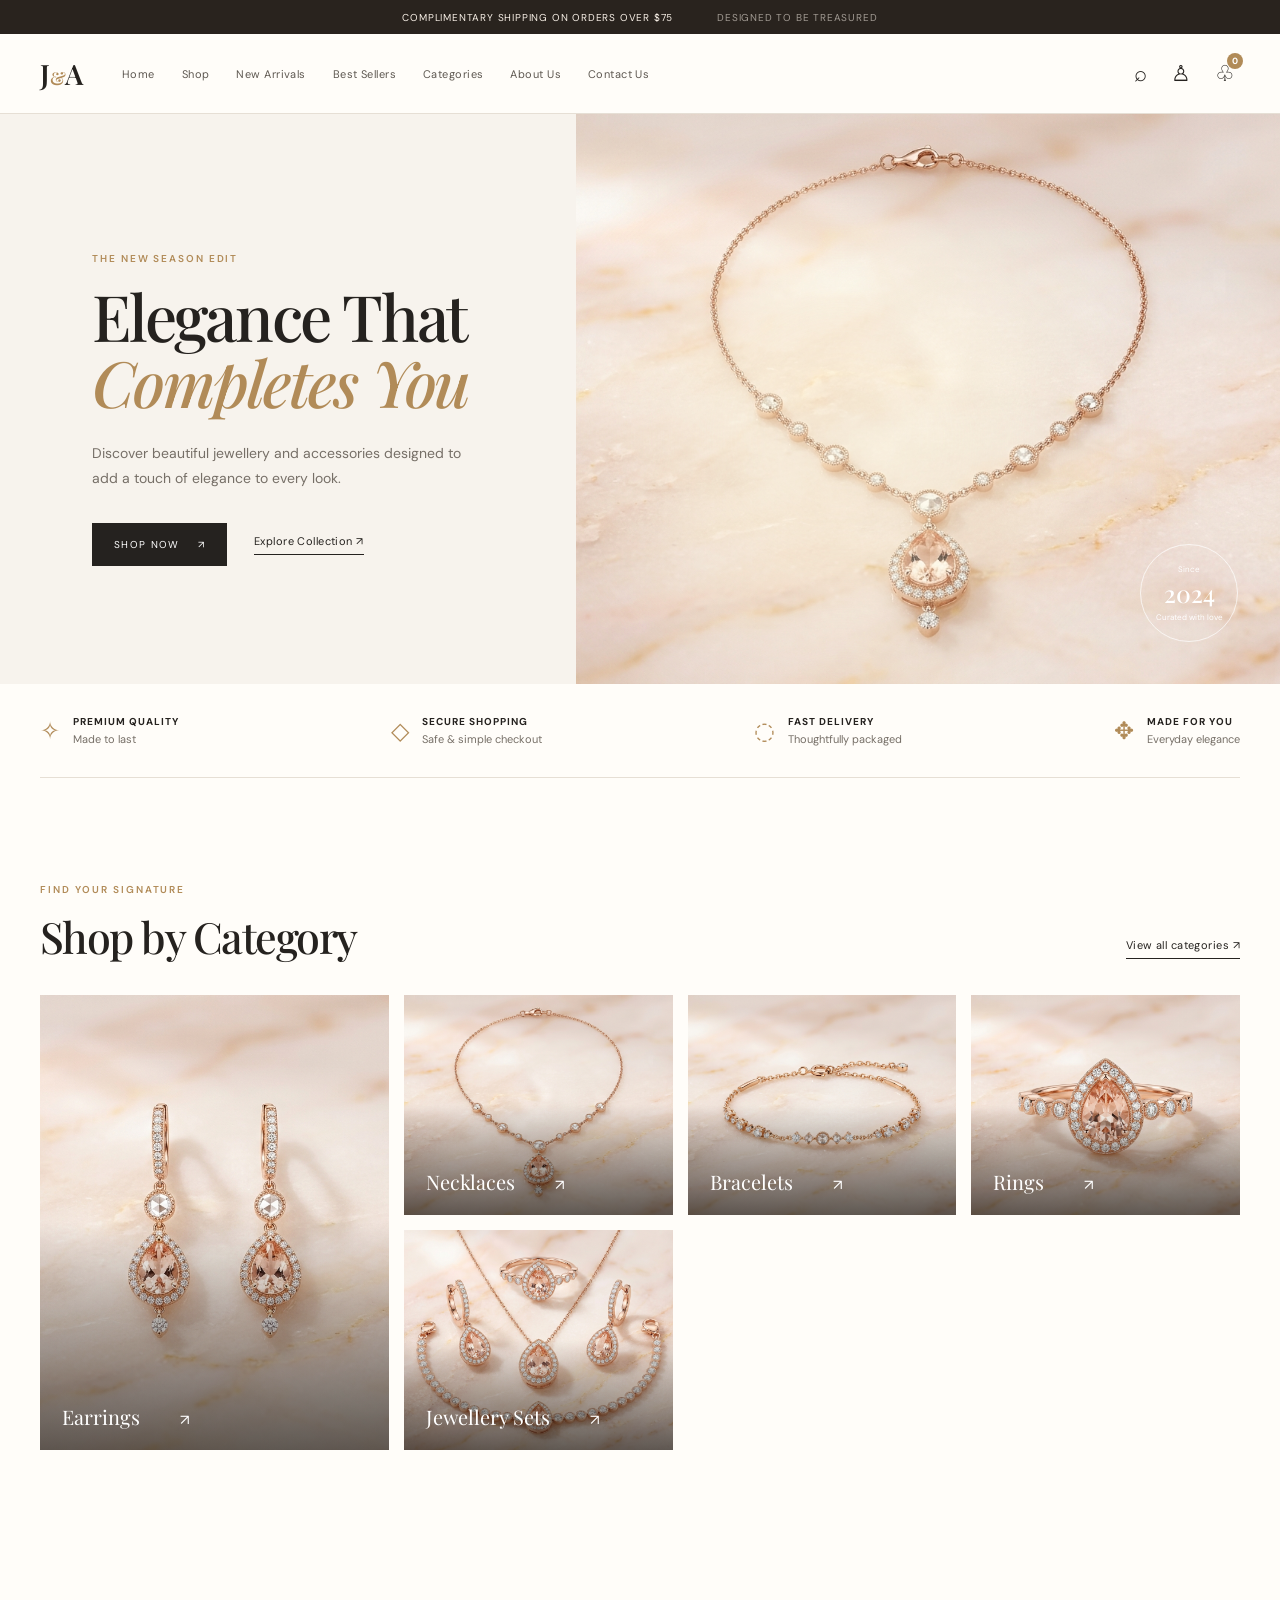
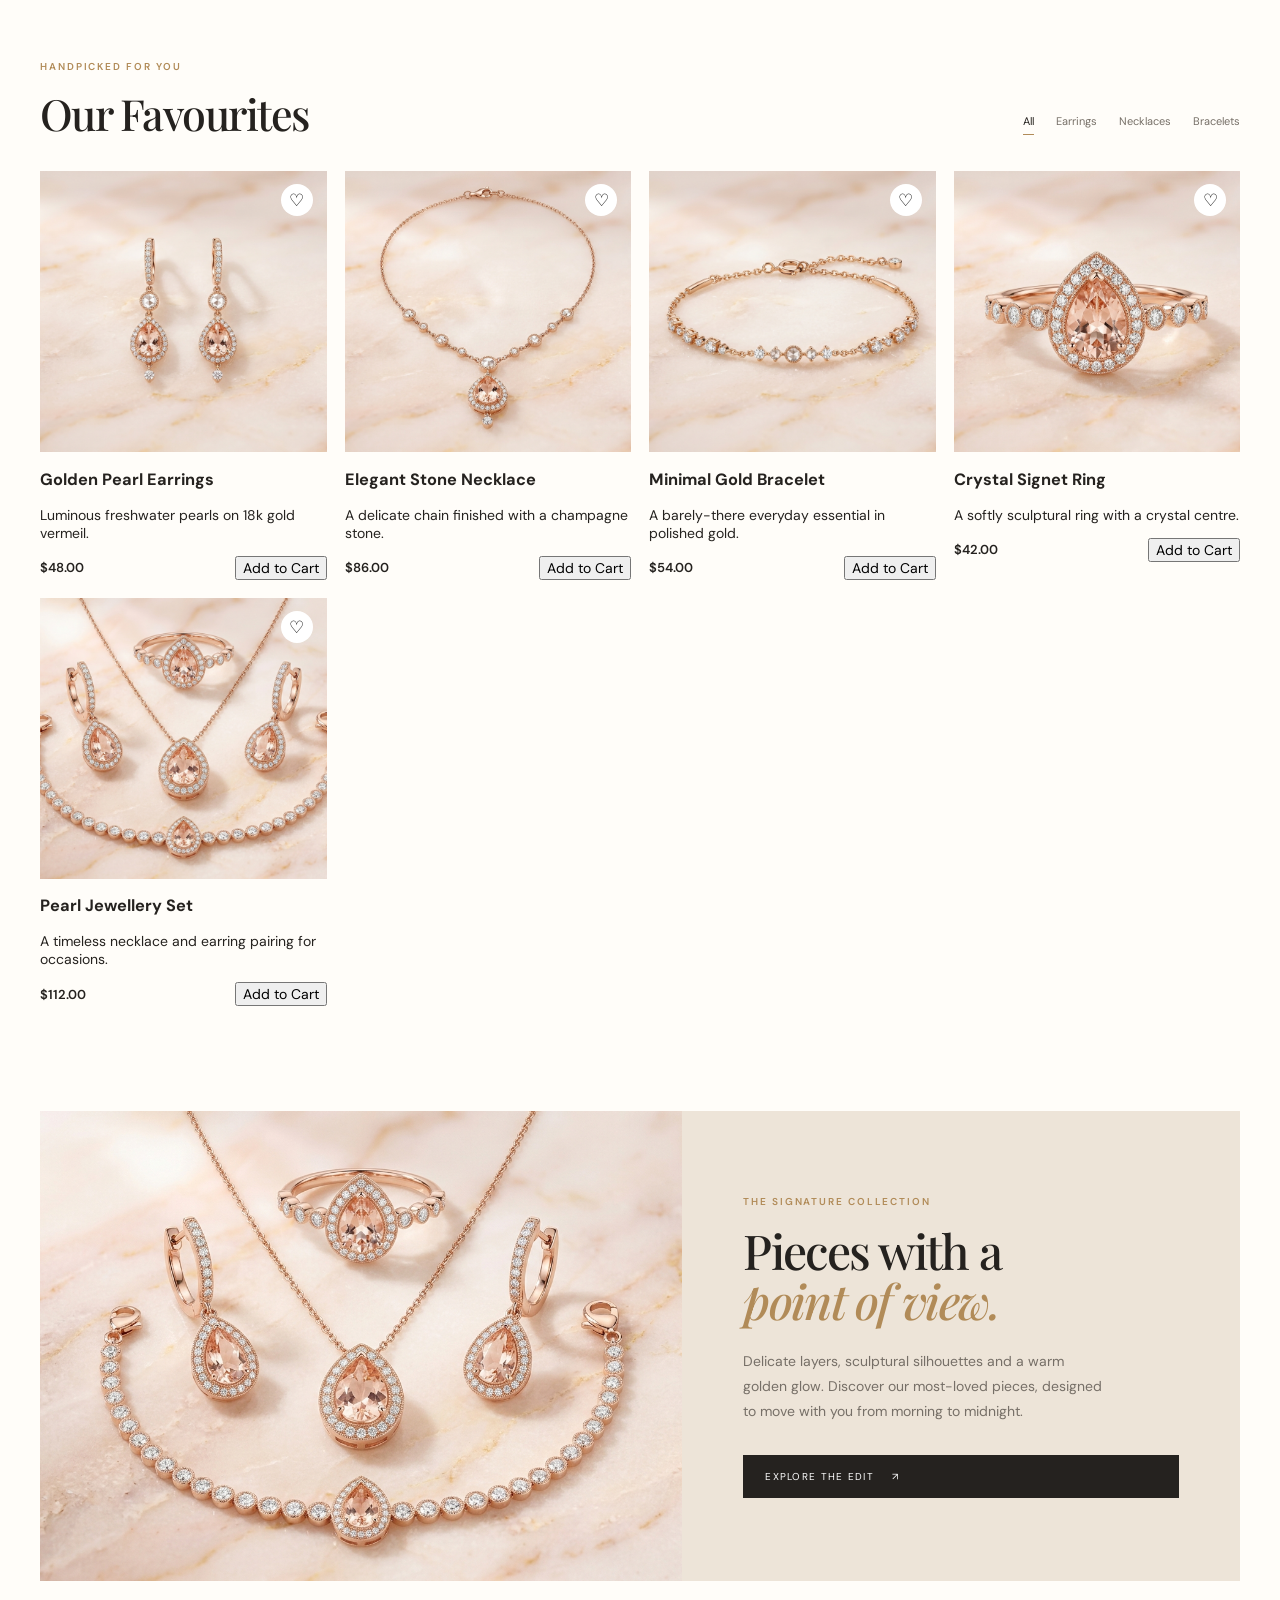
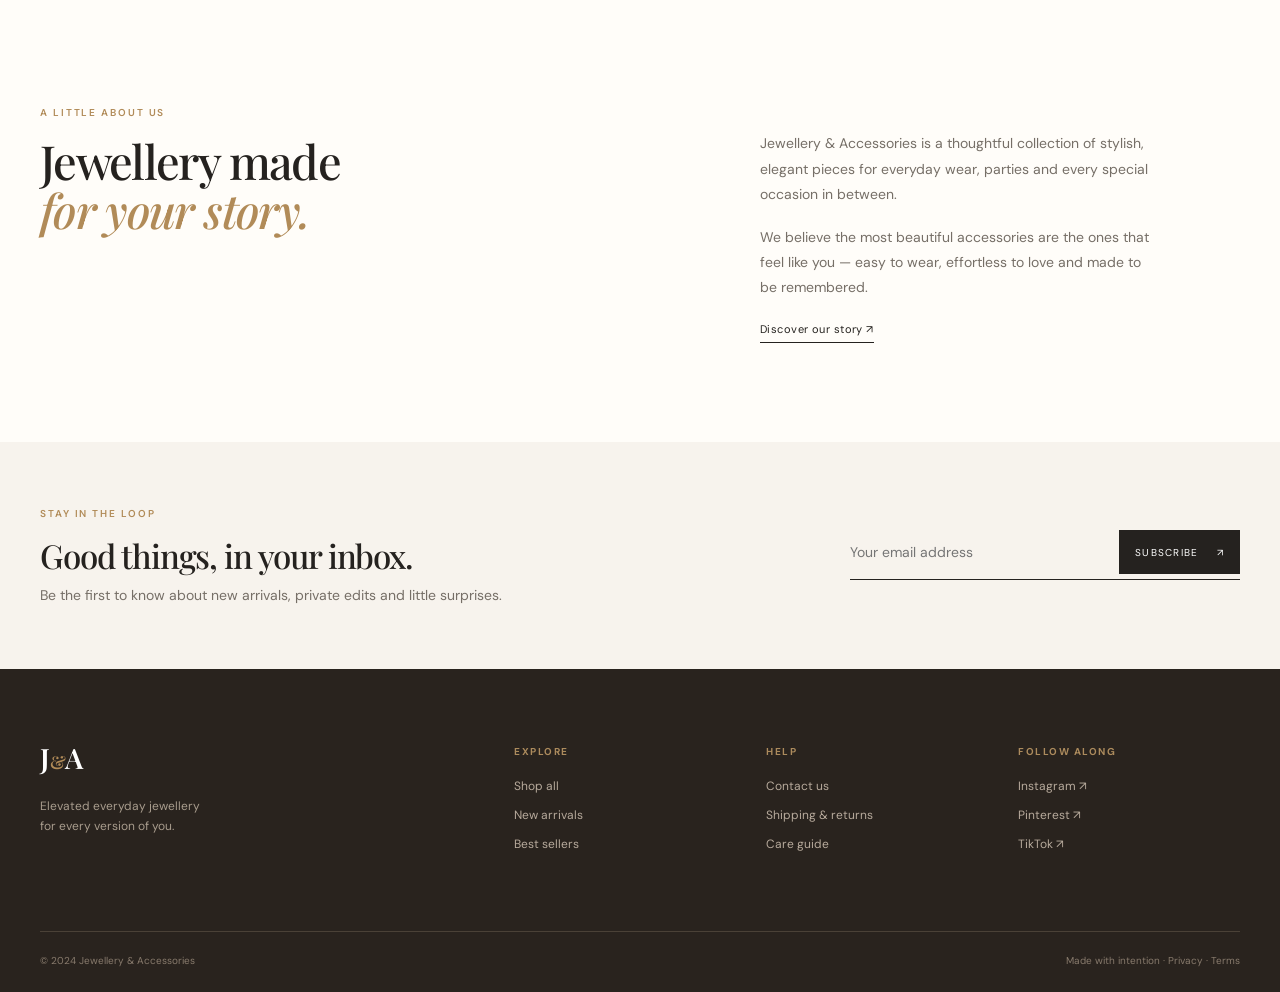
<file: index.html>
<!doctype html>
<html lang="en">
<head>
  <meta charset="UTF-8" />
  <meta name="viewport" content="width=device-width, initial-scale=1.0" />
  <meta name="description" content="Jewellery and Accessories — timeless pieces for your everyday elegance." />
  <title>Jewellery & Accessories | Elegance That Completes You</title>
  <link rel="preconnect" href="https://fonts.googleapis.com">
  <link rel="preconnect" href="https://fonts.gstatic.com" crossorigin>
  <link href="https://fonts.googleapis.com/css2?family=DM+Sans:wght@400;500;600;700&family=Playfair+Display:wght@500;600;700&display=swap" rel="stylesheet">
  <link rel="stylesheet" href="styles.css" />
</head>
<body>
  <div class="announcement"><span>Complimentary shipping on orders over $75</span><span class="announcement-note">Designed to be treasured</span></div>
  <header class="site-header" id="home">
    <div class="header-main">
      <button class="icon-btn menu-toggle" aria-label="Open menu">☰</button>
      <a href="#home" class="logo">J<span>&</span>A</a>
      <nav class="desktop-nav" aria-label="Main navigation">
        <a href="#home">Home</a><a href="#shop">Shop</a><a href="#new-arrivals">New Arrivals</a><a href="#best-sellers">Best Sellers</a><a href="#categories">Categories</a><a href="#about">About Us</a><a href="#contact">Contact Us</a>
      </nav>
      <div class="header-actions"><button class="icon-btn search-toggle" aria-label="Search">⌕</button><button class="icon-btn" aria-label="Account">♙</button><button class="icon-btn bag-btn" aria-label="Shopping bag">♧<b class="bag-count">0</b></button></div>
    </div>
    <div class="mobile-nav"><a href="#home">Home</a><a href="#shop">Shop</a><a href="#new-arrivals">New Arrivals</a><a href="#best-sellers">Best Sellers</a><a href="#categories">Categories</a><a href="#about">About Us</a><a href="#contact">Contact Us</a></div>
    <div class="search-panel"><input id="searchInput" type="search" placeholder="Search jewellery, collections..." aria-label="Search products"><span>Press Enter to search</span></div>
  </header>
  <main>
    <section class="hero"><div class="hero-copy"><p class="eyebrow">The new season edit</p><h1>Elegance That<br><em>Completes You</em></h1><p class="hero-subtitle">Discover beautiful jewellery and accessories designed to add a touch of elegance to every look.</p><div class="hero-actions"><a class="btn btn-dark" href="#shop">Shop Now <span>↗</span></a><a class="text-link" href="#featured">Explore Collection <span>↗</span></a></div></div><div class="hero-art"><div class="hero-glow"></div><img src="images/necklace-1.jpg" alt="Gold necklace and jewellery on a cream background"><div class="hero-stamp"><span>Since</span><strong>2024</strong><span>Curated with love</span></div></div></section>
    <section class="trust-bar"><div><strong>✧</strong><span><b>Premium Quality</b><small>Made to last</small></span></div><div><strong>◇</strong><span><b>Secure Shopping</b><small>Safe & simple checkout</small></span></div><div><strong>◌</strong><span><b>Fast Delivery</b><small>Thoughtfully packaged</small></span></div><div><strong>✥</strong><span><b>Made for You</b><small>Everyday elegance</small></span></div></section>
    <section class="section" id="categories"><div class="section-heading"><div><p class="eyebrow">Find your signature</p><h2>Shop by Category</h2></div><a class="text-link" href="#shop">View all categories ↗</a></div><div class="category-grid"><a class="category-card tall" href="#shop" data-filter="Earrings"><img src="images/earrings-1.jpg" alt="Earrings"><span>Earrings <i>↗</i></span></a><a class="category-card" href="#shop" data-filter="Necklaces"><img src="images/necklace-1.jpg" alt="Necklaces"><span>Necklaces <i>↗</i></span></a><a class="category-card" href="#shop" data-filter="Bracelets"><img src="images/bracelet-1.jpg" alt="Bracelets"><span>Bracelets <i>↗</i></span></a><a class="category-card" href="#shop" data-filter="Rings"><img src="images/rings-1.jpg" alt="Rings"><span>Rings <i>↗</i></span></a><a class="category-card" href="#shop" data-filter="Sets"><img src="images/jewellery-set-1.jpg" alt="Jewellery sets"><span>Jewellery Sets <i>↗</i></span></a></div></section>
    <section class="section product-section" id="shop"><div class="section-heading"><div><p class="eyebrow">Handpicked for you</p><h2>Our Favourites</h2></div><div class="filter-tabs"><button class="active" data-filter="All">All</button><button data-filter="Earrings">Earrings</button><button data-filter="Necklaces">Necklaces</button><button data-filter="Bracelets">Bracelets</button></div></div><div class="product-grid" id="productGrid"></div></section>
    <section class="feature-banner" id="featured"><div class="feature-image"><img src="images/jewellery-set-1.jpg" alt="Delicate gold jewellery collection"></div><div class="feature-copy"><p class="eyebrow">The signature collection</p><h2>Pieces with a<br><em>point of view.</em></h2><p>Delicate layers, sculptural silhouettes and a warm golden glow. Discover our most-loved pieces, designed to move with you from morning to midnight.</p><a class="btn btn-dark" href="#shop">Explore the edit <span>↗</span></a></div></section>
    <section class="section about-section" id="about"><div><p class="eyebrow">A little about us</p><h2>Jewellery made<br><em>for your story.</em></h2></div><div class="about-copy"><p>Jewellery & Accessories is a thoughtful collection of stylish, elegant pieces for everyday wear, parties and every special occasion in between.</p><p>We believe the most beautiful accessories are the ones that feel like you — easy to wear, effortless to love and made to be remembered.</p><a class="text-link" href="#contact">Discover our story ↗</a></div></section>
    <section class="newsletter" id="contact"><div><p class="eyebrow">Stay in the loop</p><h2>Good things, in your inbox.</h2><p>Be the first to know about new arrivals, private edits and little surprises.</p></div><form id="newsletterForm"><input required type="email" placeholder="Your email address" aria-label="Email address"><button class="btn btn-dark" type="submit">Subscribe <span>↗</span></button></form></section>
  </main>
  <footer><div class="footer-brand"><a class="logo" href="#home">J<span>&</span>A</a><p>Elevated everyday jewellery<br>for every version of you.</p></div><div><h4>Explore</h4><a href="#shop">Shop all</a><a href="#new-arrivals">New arrivals</a><a href="#best-sellers">Best sellers</a></div><div><h4>Help</h4><a href="#contact">Contact us</a><a href="#">Shipping & returns</a><a href="#">Care guide</a></div><div><h4>Follow along</h4><a href="#">Instagram ↗</a><a href="#">Pinterest ↗</a><a href="#">TikTok ↗</a></div><div class="footer-bottom">© 2024 Jewellery & Accessories <span>Made with intention · Privacy · Terms</span></div></footer>
  <div class="toast" id="toast"></div>
  <script src="script.js"></script>
</body>
</html>
</file>
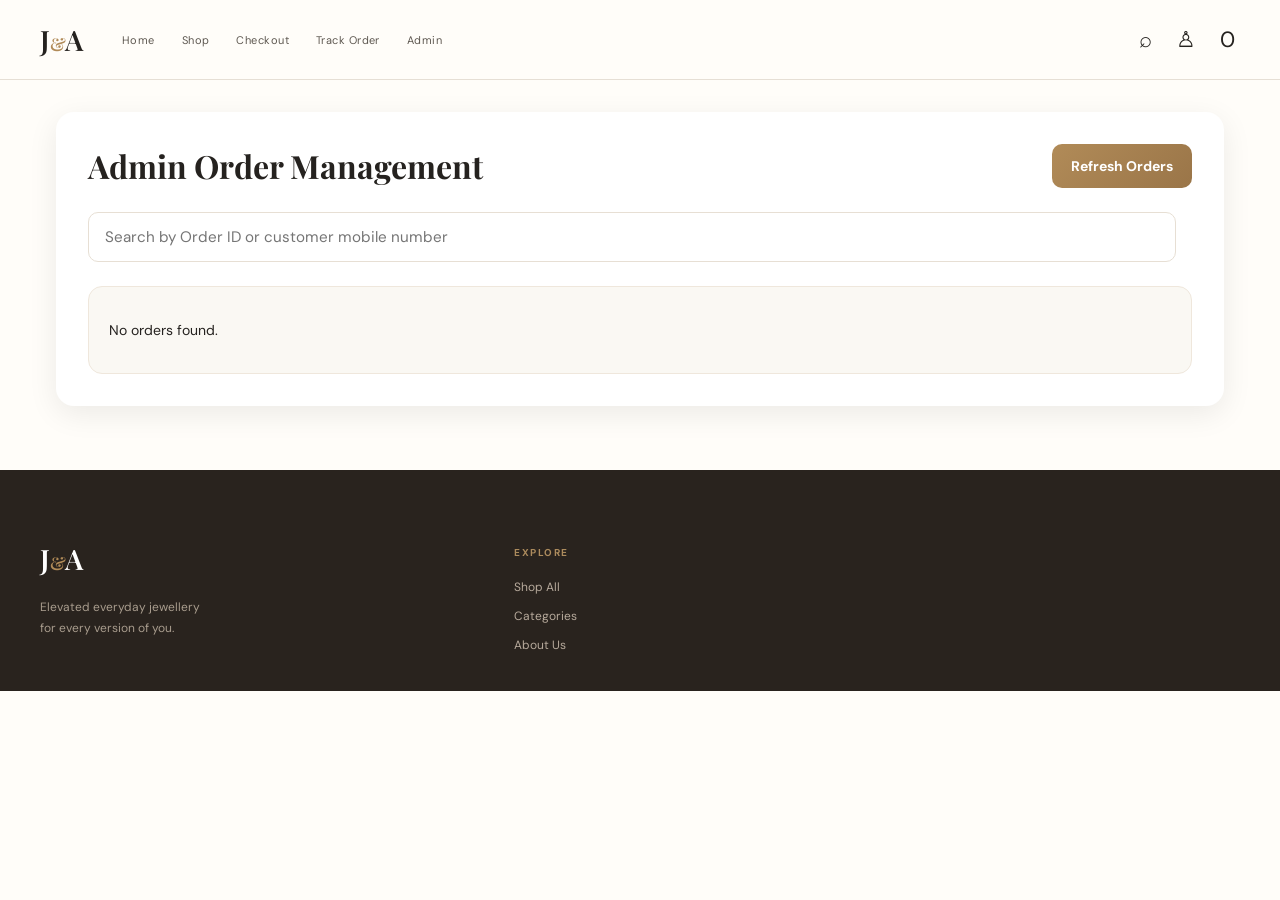
<file: admin.html>
<!DOCTYPE html>
<html lang="en">
<head>
  <meta charset="UTF-8" />
  <meta name="viewport" content="width=device-width, initial-scale=1.0" />
  <meta name="description" content="Admin order management for Jewellery and Accessories" />
  <title>Admin Orders | Jewellery & Accessories</title>
  <link rel="preconnect" href="https://fonts.googleapis.com">
  <link rel="preconnect" href="https://fonts.gstatic.com" crossorigin>
  <link href="https://fonts.googleapis.com/css2?family=DM+Sans:wght@400;500;600;700&family=Playfair+Display:wght@500;600;700&display=swap" rel="stylesheet">
  <link rel="stylesheet" href="styles.css" />
  <style>
    .admin-page { max-width: 1200px; margin: 2rem auto 4rem; padding: 0 1rem; }
    .admin-panel { background: #fff; border-radius: 18px; box-shadow: 0 8px 30px rgba(0,0,0,0.08); padding: 2rem; }
    .admin-header { display: flex; justify-content: space-between; align-items: center; gap: 1rem; margin-bottom: 1.5rem; flex-wrap: wrap; }
    .admin-header h1 { font-family: 'Playfair Display', serif; font-size: 2rem; margin: 0; }
    .admin-toolbar { display: grid; grid-template-columns: 1fr auto; gap: 1rem; align-items: center; margin-bottom: 1.5rem; }
    .admin-search { display: flex; gap: 0.75rem; align-items: center; width: 100%; }
    .admin-search input { width: 100%; border: 1px solid #e7dfd4; border-radius: 10px; padding: 0.9rem 1rem; font-size: 0.95rem; }
    .btn-admin-refresh, .btn-admin-status { border: none; border-radius: 10px; padding: 0.8rem 1.2rem; font-family: 'DM Sans', sans-serif; font-weight: 700; cursor: pointer; background: linear-gradient(135deg, #b18b58 0%, #9a7548 100%); color: white; }
    .admin-order-list { display: grid; gap: 1rem; }
    .admin-order-card { background: #faf8f3; border: 1px solid #efe7dc; border-radius: 14px; padding: 1.25rem; }
    .admin-order-header { display: flex; justify-content: space-between; gap: 1rem; align-items: flex-start; margin-bottom: 1rem; flex-wrap: wrap; }
    .admin-order-header h3 { margin: 0 0 0.3rem; font-size: 1.2rem; }
    .admin-order-header p { margin: 0; color: #666; }
    .admin-order-meta { display: flex; gap: 0.5rem; flex-wrap: wrap; justify-content: flex-end; }
    .admin-order-meta span { background: #f0e5d2; color: #735b29; border-radius: 999px; padding: 0.35rem 0.75rem; font-size: 0.8rem; font-weight: 600; }
    .admin-order-body { display: grid; grid-template-columns: 1.2fr 0.8fr; gap: 1rem; align-items: end; }
    .admin-order-details { display: grid; gap: 0.45rem; color: #444; }
    .admin-order-details p { margin: 0; line-height: 1.5; }
    .admin-order-actions { display: grid; gap: 0.75rem; }
    .admin-select, .admin-charge-input { width: 100%; border: 1px solid #e7dfd4; border-radius: 10px; padding: 0.8rem 0.9rem; font-size: 0.9rem; font-family: 'DM Sans', sans-serif; }
    .admin-charge-row { display: grid; grid-template-columns: 1fr auto; gap: 0.5rem; align-items: center; }
    .admin-msg { padding: 0.9rem 1rem; background: #ecfdf5; color: #166534; border: 1px solid #a7f3d0; border-radius: 10px; display: none; margin-top: 1rem; font-weight: 600; }
    @media (max-width: 760px) { .admin-toolbar, .admin-order-body { grid-template-columns: 1fr; } .admin-order-header { flex-direction: column; } }
  </style>
</head>
<body>
  <header class="site-header" id="home">
    <div class="header-main">
      <button class="icon-btn menu-toggle" aria-label="Open menu">☰</button>
      <a href="index.html" class="logo">J<span>&</span>A</a>
      <nav class="desktop-nav" aria-label="Main navigation">
        <a href="index.html">Home</a>
        <a href="index.html#shop">Shop</a>
        <a href="checkout.html">Checkout</a>
        <a href="tracking.html">Track Order</a>
        <a href="admin.html">Admin</a>
      </nav>
      <div class="header-actions">
        <button class="icon-btn search-toggle" aria-label="Search">⌕</button>
        <button class="icon-btn" aria-label="Account">♙</button>
        <a href="checkout.html" class="icon-btn bag-btn" aria-label="Cart"><span class="cart-count">0</span></a>
      </div>
    </div>
    <div class="mobile-nav">
      <a href="index.html">Home</a>
      <a href="index.html#shop">Shop</a>
      <a href="checkout.html">Checkout</a>
      <a href="tracking.html">Track Order</a>
      <a href="admin.html">Admin</a>
    </div>
  </header>

  <main class="admin-page">
    <section class="admin-panel">
      <div class="admin-header">
        <h1>Admin Order Management</h1>
        <button type="button" class="btn-admin-refresh" id="refreshOrdersBtn">Refresh Orders</button>
      </div>

      <div class="admin-toolbar">
        <div class="admin-search">
          <input id="adminSearchInput" type="search" placeholder="Search by Order ID or customer mobile number" />
        </div>
      </div>

      <div id="adminOrderList" class="admin-order-list"></div>
      <div id="adminMsg" class="admin-msg"></div>
    </section>
  </main>

  <footer>
    <div class="footer-brand">
      <a class="logo" href="index.html">J<span>&</span>A</a>
      <p>Elevated everyday jewellery<br>for every version of you.</p>
    </div>
    <div>
      <h4>Explore</h4>
      <a href="index.html#shop">Shop All</a>
      <a href="index.html#categories">Categories</a>
      <a href="index.html#about">About Us</a>
    </div>
  </footer>

  <script src="script.js"></script>
  <script src="admin.js"></script>
</body>
</html>
</file>
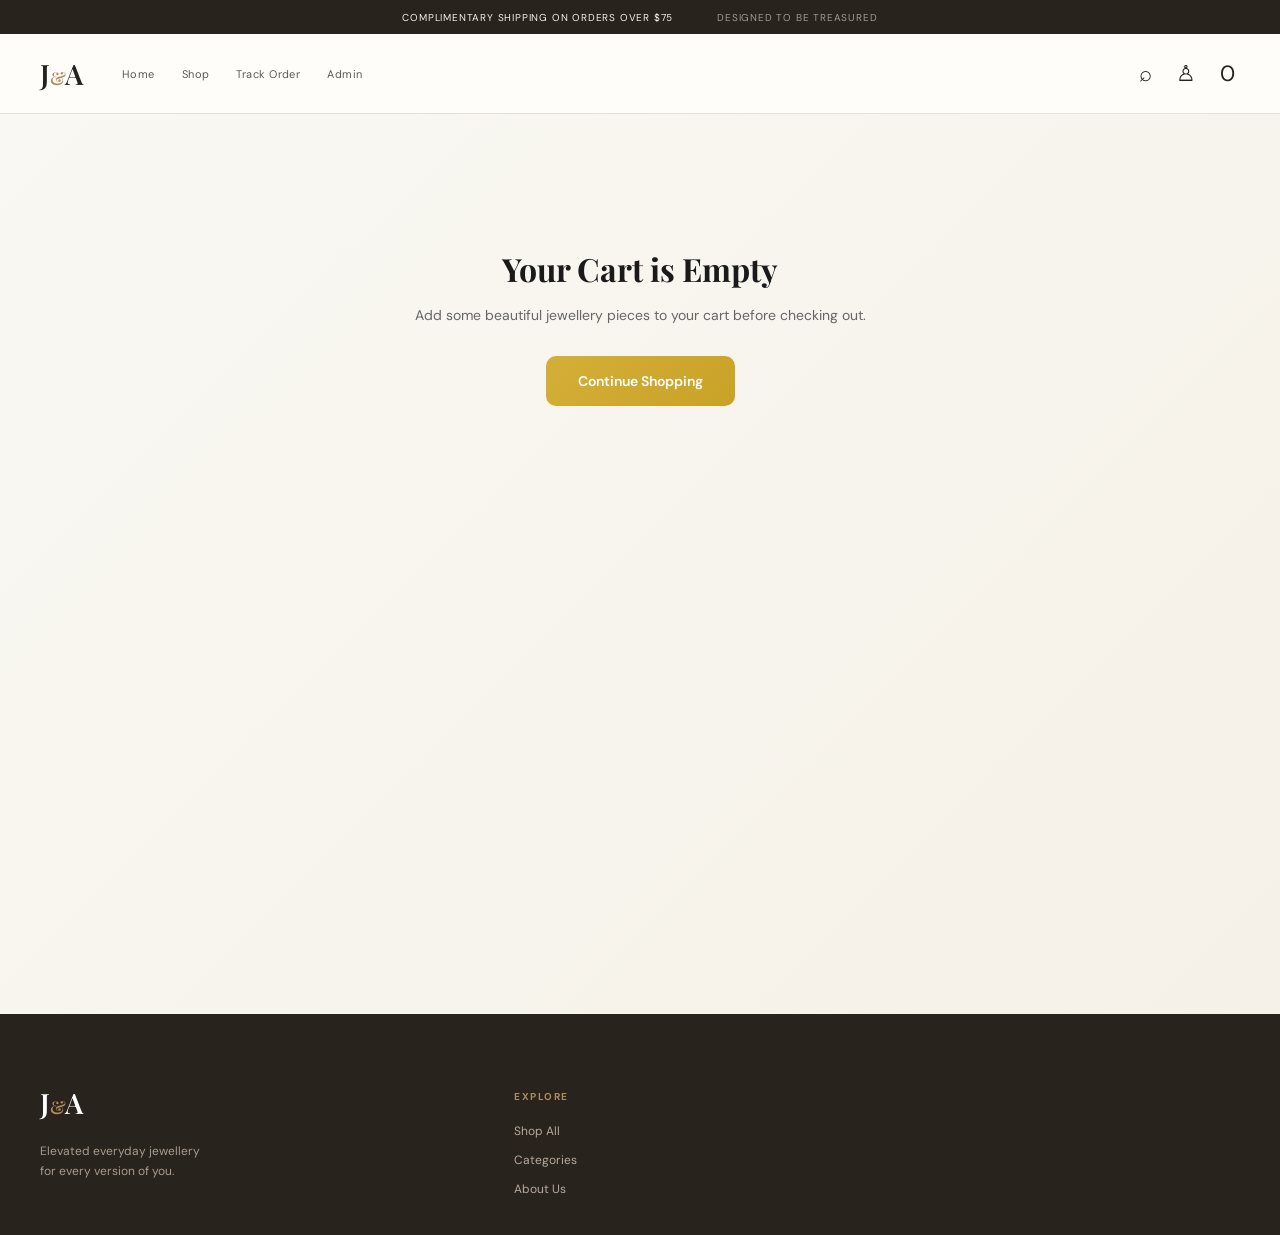
<file: checkout.html>
<!DOCTYPE html>
<html lang="en">
<head>
  <meta charset="UTF-8">
  <meta name="viewport" content="width=device-width, initial-scale=1.0">
  <meta name="description" content="Checkout - Jewellery and Accessories">
  <title>Checkout | Jewellery & Accessories</title>
  <link rel="preconnect" href="https://fonts.googleapis.com">
  <link rel="preconnect" href="https://fonts.gstatic.com" crossorigin>
  <link href="https://fonts.googleapis.com/css2?family=DM+Sans:wght@400;500;600;700&family=Playfair+Display:wght@500;600;700&display=swap" rel="stylesheet">
  <link rel="stylesheet" href="styles.css">
  <link rel="stylesheet" href="checkout.css">
</head>
<body>
  <div class="announcement"><span>Complimentary shipping on orders over $75</span><span class="announcement-note">Designed to be treasured</span></div>
  
  <header class="site-header">
    <div class="header-main">
      <button class="icon-btn menu-toggle" aria-label="Open menu">☰</button>
      <a href="index.html" class="logo">J<span>&</span>A</a>
      <nav class="desktop-nav" aria-label="Main navigation">
        <a href="index.html">Home</a>
        <a href="index.html#shop">Shop</a>
        <a href="tracking.html">Track Order</a>
        <a href="admin.html">Admin</a>
      </nav>
      <div class="header-actions">
        <button class="icon-btn search-toggle" aria-label="Search">⌕</button>
        <button class="icon-btn" aria-label="Account">♙</button>
        <a href="checkout.html" class="icon-btn bag-btn" aria-label="Cart"><span class="cart-count">0</span></a>
      </div>
    </div>
    <div class="mobile-nav">
      <a href="index.html">Home</a>
      <a href="index.html#shop">Shop</a>
      <a href="tracking.html">Track Order</a>
      <a href="admin.html">Admin</a>
    </div>
  </header>

  <main class="checkout-container">
    <!-- Checkout View -->
    <div id="checkoutView" class="checkout-view">
      <div class="checkout-wrapper">
        <!-- Checkout Form Section -->
        <section class="checkout-form-section">
          <h1>Complete Your Purchase</h1>
          <p class="section-subtitle">Jewellery and Accessories</p>

          <form id="checkoutForm" class="checkout-form">
            <!-- Customer Information -->
            <fieldset class="form-section">
              <legend>Customer Information</legend>
              
              <div class="form-group">
                <label for="fullName">Full Name *</label>
                <input type="text" id="fullName" name="fullName" required placeholder="Enter your full name">
              </div>

              <div class="form-row">
                <div class="form-group">
                  <label for="mobileNumber">Mobile Number *</label>
                  <input type="tel" id="mobileNumber" name="mobileNumber" required placeholder="+92 300 1234567">
                </div>
                <div class="form-group">
                  <label for="whatsappNumber">WhatsApp Number (optional)</label>
                  <input type="tel" id="whatsappNumber" name="whatsappNumber" placeholder="+92 300 1234567">
                </div>
              </div>
            </fieldset>

            <!-- Delivery Address -->
            <fieldset class="form-section">
              <legend>Delivery Address</legend>
              
              <div class="form-group">
                <label for="address">Complete Delivery Address *</label>
                <textarea id="address" name="address" rows="3" required placeholder="Street address, apartment, suite, etc."></textarea>
              </div>

              <div class="form-row">
                <div class="form-group">
                  <label for="area">Area / Town *</label>
                  <input type="text" id="area" name="area" required placeholder="e.g., Gulberg, Defence, etc.">
                </div>
                <div class="form-group">
                  <label for="city">City *</label>
                  <input type="text" id="city" name="city" required placeholder="e.g., Lahore, Karachi, etc.">
                </div>
              </div>

              <div class="form-row">
                <div class="form-group">
                  <label for="province">Province *</label>
                  <select id="province" name="province" required>
                    <option value="">Select Province</option>
                    <option value="Punjab">Punjab</option>
                    <option value="Sindh">Sindh</option>
                    <option value="Khyber Pakhtunkhwa">Khyber Pakhtunkhwa</option>
                    <option value="Balochistan">Balochistan</option>
                    <option value="Islamabad">Islamabad</option>
                    <option value="Gilgit-Baltistan">Gilgit-Baltistan</option>
                  </select>
                </div>
                <div class="form-group">
                  <label for="postalCode">Postal Code (optional)</label>
                  <input type="text" id="postalCode" name="postalCode" placeholder="e.g., 54000">
                </div>
              </div>
            </fieldset>

            <!-- Order Notes -->
            <fieldset class="form-section">
              <legend>Additional Information</legend>
              
              <div class="form-group">
                <label for="orderNotes">Order Notes (optional)</label>
                <textarea id="orderNotes" name="orderNotes" rows="3" placeholder="Any special instructions or gift message..."></textarea>
              </div>
            </fieldset>

            <!-- Payment Method -->
            <fieldset class="form-section payment-section">
              <legend>Payment Method</legend>
              
              <div class="payment-method">
                <div class="payment-option selected">
                  <input type="radio" id="cod" name="paymentMethod" value="cod" checked>
                  <label for="cod" class="payment-label">
                    <div class="payment-header">
                      <span class="payment-icon">💳</span>
                      <span class="payment-name">Cash on Delivery</span>
                    </div>
                    <p class="payment-description">Pay cash when your order is delivered.</p>
                  </label>
                </div>
              </div>
            </fieldset>
          </form>
        </section>

        <!-- Order Summary Section -->
        <section class="order-summary-section">
          <h2>Order Summary</h2>
          
          <div class="order-items" id="orderItems">
            <!-- Items populated by JavaScript -->
          </div>

          <div class="order-totals">
            <div class="total-row">
              <span>Subtotal:</span>
              <span id="subtotal">Rs. 0</span>
            </div>
            <div class="total-row">
              <span>Delivery Charges:</span>
              <span id="deliveryCharges">Rs. 0</span>
            </div>
            <div class="total-row total-final">
              <span>Total Amount:</span>
              <span id="totalAmount">Rs. 0</span>
            </div>
          </div>

          <button type="submit" form="checkoutForm" class="btn-place-order">Place Order</button>
          <a href="index.html" class="btn-continue-shopping">Continue Shopping</a>
        </section>
      </div>
    </div>

    <!-- Order Confirmation View -->
    <div id="confirmationView" class="confirmation-view" style="display: none;">
      <div class="confirmation-wrapper">
        <div class="confirmation-card">
          <div class="confirmation-header">
            <div class="success-icon">✓</div>
            <h1>Your Order Has Been Placed Successfully!</h1>
            <p class="confirmation-subtitle">Thank you for shopping at Jewellery and Accessories</p>
          </div>

          <div class="confirmation-content">
            <div class="order-id-section">
              <p class="order-id-label">Order ID:</p>
              <p class="order-id-value" id="confirmationOrderId">ORD-0000000000</p>
              <button class="btn-copy-id" onclick="copyOrderId()">Copy Order ID</button>
            </div>

            <div class="confirmation-details">
              <h3>Order Details</h3>
              
              <div class="customer-info">
                <h4>Customer Information</h4>
                <p><strong>Name:</strong> <span id="confirmCustomerName"></span></p>
                <p><strong>Mobile:</strong> <span id="confirmCustomerMobile"></span></p>
                <p><strong>Delivery Address:</strong> <span id="confirmDeliveryAddress"></span></p>
              </div>

              <div class="order-items-summary" id="confirmationOrderItems">
                <!-- Items populated by JavaScript -->
              </div>

              <div class="order-totals-summary">
                <div class="total-row">
                  <span>Subtotal:</span>
                  <span id="confirmSubtotal">Rs. 0</span>
                </div>
                <div class="total-row">
                  <span>Delivery Charges:</span>
                  <span id="confirmDeliveryCharges">Rs. 0</span>
                </div>
                <div class="total-row total-final">
                  <span>Total Amount:</span>
                  <span id="confirmTotal">Rs. 0</span>
                </div>
              </div>

              <div class="payment-info">
                <h4>Payment Method</h4>
                <p><strong>Cash on Delivery</strong></p>
                <p class="payment-desc">Pay cash when your order is delivered.</p>
              </div>
            </div>

            <div class="confirmation-actions">
              <button class="btn-whatsapp" id="confirmOrderWhatsApp">
                <span class="whatsapp-icon">💬</span>
                Confirm Order on WhatsApp
              </button>
              <a href="tracking.html" class="btn-track-order">Track My Order</a>
              <a href="index.html" class="btn-continue">Continue Shopping</a>
            </div>
          </div>
        </div>
      </div>
    </div>
  </main>

  <footer>
    <div class="footer-brand">
      <a class="logo" href="index.html">J<span>&</span>A</a>
      <p>Elevated everyday jewellery<br>for every version of you.</p>
    </div>
    <div>
      <h4>Explore</h4>
      <a href="index.html#shop">Shop All</a>
      <a href="index.html#categories">Categories</a>
      <a href="index.html#about">About Us</a>
    </div>
  </footer>

  <script src="script.js"></script>
  <script src="checkout.js"></script>
</body>
</html>
</file>
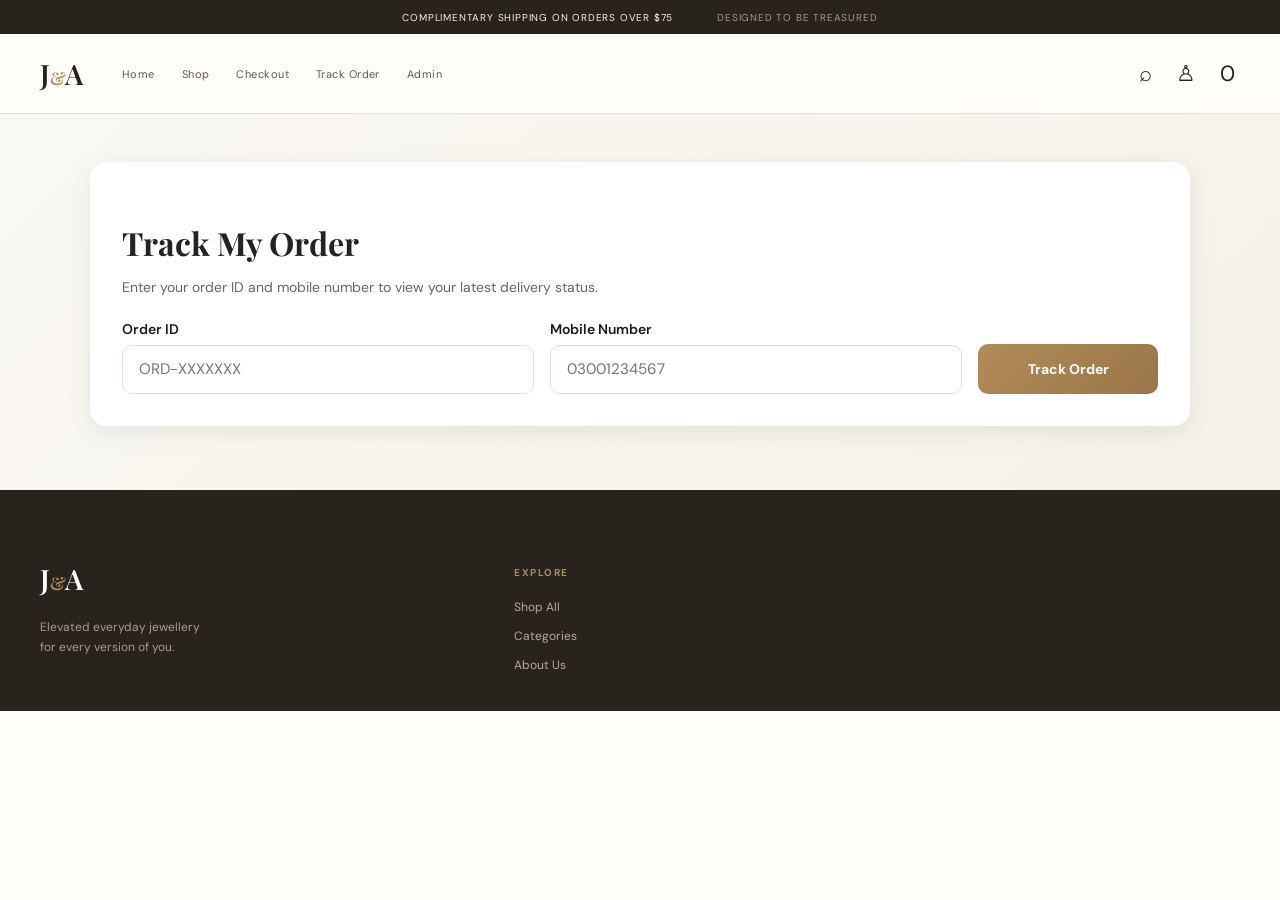
<file: tracking.html>
<!DOCTYPE html>
<html lang="en">
<head>
  <meta charset="UTF-8" />
  <meta name="viewport" content="width=device-width, initial-scale=1.0" />
  <meta name="description" content="Track your Jewellery and Accessories order status" />
  <title>Track My Order | Jewellery & Accessories</title>
  <link rel="preconnect" href="https://fonts.googleapis.com">
  <link rel="preconnect" href="https://fonts.gstatic.com" crossorigin>
  <link href="https://fonts.googleapis.com/css2?family=DM+Sans:wght@400;500;600;700&family=Playfair+Display:wght@500;600;700&display=swap" rel="stylesheet">
  <link rel="stylesheet" href="styles.css" />
  <link rel="stylesheet" href="tracking.css" />
</head>
<body>
  <div class="announcement"><span>Complimentary shipping on orders over $75</span><span class="announcement-note">Designed to be treasured</span></div>

  <header class="site-header" id="home">
    <div class="header-main">
      <button class="icon-btn menu-toggle" aria-label="Open menu">☰</button>
      <a href="index.html" class="logo">J<span>&</span>A</a>
      <nav class="desktop-nav" aria-label="Main navigation">
        <a href="index.html">Home</a>
        <a href="index.html#shop">Shop</a>
        <a href="checkout.html">Checkout</a>
        <a href="tracking.html">Track Order</a>
        <a href="admin.html">Admin</a>
      </nav>
      <div class="header-actions">
        <button class="icon-btn search-toggle" aria-label="Search">⌕</button>
        <button class="icon-btn" aria-label="Account">♙</button>
        <a href="checkout.html" class="icon-btn bag-btn" aria-label="Cart"><span class="cart-count">0</span></a>
      </div>
    </div>
    <div class="mobile-nav">
      <a href="index.html">Home</a>
      <a href="index.html#shop">Shop</a>
      <a href="checkout.html">Checkout</a>
      <a href="tracking.html">Track Order</a>
      <a href="admin.html">Admin</a>
    </div>
  </header>

  <main class="tracking-container">
    <section class="tracking-search">
      <div class="tracking-card">
        <h1>Track My Order</h1>
        <p>Enter your order ID and mobile number to view your latest delivery status.</p>

        <form id="trackingForm" class="tracking-form">
          <div class="form-group">
            <label for="orderIdInput">Order ID</label>
            <input type="text" id="orderIdInput" name="orderId" placeholder="ORD-XXXXXXX" required />
          </div>

          <div class="form-group">
            <label for="mobileInput">Mobile Number</label>
            <input type="tel" id="mobileInput" name="mobile" placeholder="03001234567" required />
          </div>

          <button type="submit" class="btn-track-submit">Track Order</button>
        </form>
      </div>
    </section>

    <section class="tracking-result" id="trackingResult" style="display: none;">
      <div class="tracking-summary">
        <h2>Order Details</h2>
        <div class="summary-grid">
          <div><strong>Order ID:</strong> <span id="resultOrderId"></span></div>
          <div><strong>Customer:</strong> <span id="resultCustomerName"></span></div>
          <div><strong>Mobile:</strong> <span id="resultMobile"></span></div>
          <div><strong>City:</strong> <span id="resultCity"></span></div>
          <div><strong>Total:</strong> <span id="resultTotal"></span></div>
          <div><strong>Payment:</strong> <span>Cash on Delivery</span></div>
        </div>
      </div>

      <div class="tracking-timeline" id="trackingTimeline"></div>
    </section>
  </main>

  <footer>
    <div class="footer-brand">
      <a class="logo" href="index.html">J<span>&</span>A</a>
      <p>Elevated everyday jewellery<br>for every version of you.</p>
    </div>
    <div>
      <h4>Explore</h4>
      <a href="index.html#shop">Shop All</a>
      <a href="index.html#categories">Categories</a>
      <a href="index.html#about">About Us</a>
    </div>
  </footer>

  <script src="script.js"></script>
  <script src="tracking.js"></script>
</body>
</html>
</file>
<file: styles.css>
:root{--cream:#f7f3ed;--paper:#fffdf9;--ink:#25221f;--muted:#766f67;--gold:#b18b58;--line:#e6dfd5;--serif:'Playfair Display',serif;--sans:'DM Sans',sans-serif}*{box-sizing:border-box}html{scroll-behavior:smooth}body{margin:0;background:var(--paper);color:var(--ink);font-family:var(--sans);font-size:14px}a{color:inherit;text-decoration:none}button,input{font:inherit}.announcement{height:34px;background:#29231e;color:#f8f0e7;display:flex;align-items:center;justify-content:center;gap:44px;font-size:10px;letter-spacing:.08em;text-transform:uppercase}.announcement-note{opacity:.58}.site-header{background:rgba(255,253,249,.96);position:sticky;top:0;z-index:10;border-bottom:1px solid var(--line)}.header-main{height:79px;max-width:1320px;margin:auto;padding:0 40px;display:flex;align-items:center;gap:42px}.logo{font-family:var(--serif);font-weight:600;font-size:28px;letter-spacing:-.12em}.logo span{font-size:18px;color:var(--gold);padding:0 3px}.desktop-nav{display:flex;gap:27px;align-items:center;flex:1}.desktop-nav a{font-size:11px;letter-spacing:.04em;color:#5e5851;transition:.2s}.desktop-nav a:hover,.text-link:hover{color:var(--gold)}.header-actions{display:flex;gap:14px;margin-left:auto}.icon-btn{background:none;border:0;cursor:pointer;color:var(--ink);font-size:22px;padding:5px;position:relative}.bag-count{position:absolute;background:var(--gold);color:#fff;border-radius:50%;font-size:9px;line-height:16px;width:16px;height:16px;right:-3px;top:-1px}.menu-toggle,.mobile-nav{display:none}.search-panel{display:none;max-width:1320px;padding:15px 40px;margin:auto;border-top:1px solid var(--line)}.search-panel.open{display:flex;align-items:center;gap:20px}.search-panel input{border:0;outline:0;background:transparent;font-size:18px;flex:1}.search-panel span{font-size:10px;color:var(--muted)}.hero{min-height:570px;background:var(--cream);display:grid;grid-template-columns:45% 55%;overflow:hidden}.hero-copy{padding:105px 12% 85px 16%;display:flex;flex-direction:column;justify-content:center}.eyebrow{font-size:10px;letter-spacing:.19em;text-transform:uppercase;color:var(--gold);font-weight:600;margin:0 0 18px}.hero h1,.section h2,.feature-copy h2,.about-section h2,.newsletter h2{font-family:var(--serif);font-weight:500;line-height:1.04;letter-spacing:-.035em;margin:0}.hero h1{font-size:clamp(45px,5vw,76px)}em{color:var(--gold);font-style:italic}.hero-subtitle{color:var(--muted);line-height:1.8;max-width:390px;margin:25px 0 32px}.hero-actions{display:flex;gap:27px;align-items:center}.btn{border:0;padding:15px 22px;cursor:pointer;display:inline-flex;align-items:center;gap:18px;text-transform:uppercase;letter-spacing:.13em;font-size:10px;white-space:nowrap}.btn-dark{background:var(--ink);color:white;transition:.25s}.btn-dark:hover{background:var(--gold);transform:translateY(-2px)}.text-link{font-size:11px;letter-spacing:.04em;border-bottom:1px solid currentColor;padding-bottom:6px;transition:.2s}.hero-art{position:relative;height:100%;min-height:570px;overflow:hidden}.hero-art img{width:100%;height:100%;object-fit:cover;object-position:center}.hero-glow{position:absolute;width:420px;height:420px;border-radius:50%;background:rgba(255,245,215,.43);filter:blur(65px);z-index:1;top:20%;left:8%}.hero-stamp{position:absolute;z-index:2;bottom:42px;right:42px;width:98px;height:98px;border:1px solid rgba(255,255,255,.7);border-radius:50%;color:#fff;display:flex;flex-direction:column;justify-content:center;align-items:center;text-align:center;font-size:8px;line-height:1.5}.hero-stamp strong{font-family:var(--serif);font-size:24px;font-weight:500}.trust-bar{max-width:1200px;margin:auto;min-height:94px;display:flex;align-items:center;justify-content:space-between;border-bottom:1px solid var(--line);gap:20px}.trust-bar>div{display:flex;align-items:center;gap:13px}.trust-bar strong{color:var(--gold);font-size:24px;font-weight:400}.trust-bar span{display:flex;flex-direction:column;gap:4px}.trust-bar b{font-size:10px;letter-spacing:.1em;text-transform:uppercase}.trust-bar small{font-size:11px;color:var(--muted)}.section{max-width:1200px;margin:0 auto;padding:105px 0}.section-heading{display:flex;justify-content:space-between;align-items:end;margin-bottom:36px}.section h2{font-size:43px}.category-grid{display:grid;grid-template-columns:1.3fr 1fr 1fr 1fr;grid-template-rows:220px 220px;gap:15px}.category-card{position:relative;overflow:hidden;background:var(--cream)}.category-card.tall{grid-row:span 2}.category-card img{width:100%;height:100%;object-fit:cover;transition:transform .6s}.category-card:hover img{transform:scale(1.06)}.category-card:after{content:'';position:absolute;inset:50% 0 0;background:linear-gradient(transparent,rgba(20,15,10,.65))}.category-card span{position:absolute;bottom:20px;left:22px;color:white;z-index:1;font-family:var(--serif);font-size:20px}.category-card i{font-family:var(--sans);font-size:15px;font-style:normal;margin-left:35px}.filter-tabs{display:flex;gap:22px}.filter-tabs button{border:0;background:none;color:var(--muted);cursor:pointer;border-bottom:1px solid transparent;padding:6px 0;font-size:11px}.filter-tabs button.active{color:var(--ink);border-color:var(--gold)}.product-grid{display:grid;grid-template-columns:repeat(4,1fr);gap:18px}.product-card{min-width:0;position:relative}.product-image{background:var(--cream);aspect-ratio:1/.98;position:relative;overflow:hidden}.product-image img{width:100%;height:100%;object-fit:cover;transition:.5s}.product-card:hover .product-image img{transform:scale(1.05)}.wishlist{position:absolute;right:14px;top:13px;border:0;background:#fff;border-radius:50%;width:32px;height:32px;cursor:pointer;font-size:17px;z-index:2}.wishlist.loved{color:#a67654}.product-info{padding:15px 3px}.product-info h3{font-family:var(--serif);font-size:17px;font-weight:500;margin:0 0 7px}.product-info p{color:var(--muted);font-size:11px;margin:0 0 12px}.product-footer{display:flex;justify-content:space-between;align-items:center}.price{font-weight:600;font-size:13px}.card-actions{display:flex;gap:8px}.card-actions button{font-size:9px;text-transform:uppercase;letter-spacing:.08em;border:1px solid var(--line);background:transparent;padding:9px 10px;cursor:pointer}.card-actions button:first-child{background:var(--ink);border-color:var(--ink);color:white}.feature-banner{max-width:1200px;margin:0 auto 105px;background:#ede4d8;display:grid;grid-template-columns:1.15fr 1fr;min-height:470px}.feature-image img{width:100%;height:100%;object-fit:cover}.feature-copy{padding:75px 11%;display:flex;flex-direction:column;justify-content:center}.feature-copy h2{font-size:48px}.feature-copy p:not(.eyebrow){line-height:1.8;color:var(--muted);margin:23px 0 30px;max-width:360px}.about-section{display:grid;grid-template-columns:1fr 1fr;gap:20%;padding-top:20px;padding-bottom:105px}.about-section h2{font-size:47px}.about-copy{padding-top:25px;max-width:400px}.about-copy p{line-height:1.8;color:var(--muted);margin:0 0 18px}.newsletter{background:var(--cream);display:flex;justify-content:space-between;align-items:center;padding:65px max(calc((100% - 1200px)/2),30px);gap:30px}.newsletter h2{font-size:33px}.newsletter p:not(.eyebrow){color:var(--muted);margin-bottom:0}.newsletter form{display:flex;border-bottom:1px solid var(--ink);padding-bottom:5px;min-width:390px}.newsletter input{background:transparent;border:0;outline:0;padding:13px 0;flex:1}.newsletter .btn{padding:13px 16px}footer{background:#29231e;color:#eae1d6;padding:70px max(calc((100% - 1200px)/2),30px) 25px;display:grid;grid-template-columns:2fr 1fr 1fr 1fr;gap:30px}.footer-brand p{font-size:12px;color:#a89c8d;line-height:1.7;margin-top:20px}footer .logo{color:#fff}footer h4{font-size:10px;text-transform:uppercase;letter-spacing:.15em;color:#ac8b5d;margin:6px 0 20px}footer>div>a:not(.logo){display:block;color:#b7aa9c;font-size:12px;margin:0 0 13px}.footer-bottom{grid-column:1/-1;border-top:1px solid #4a4137;margin-top:36px;padding-top:22px;color:#887b6d;font-size:10px;display:flex;justify-content:space-between}.toast{position:fixed;bottom:25px;right:25px;background:var(--ink);color:#fff;padding:14px 20px;font-size:12px;transform:translateY(100px);opacity:0;transition:.3s;z-index:20}.toast.show{transform:none;opacity:1}@media(max-width:900px){.desktop-nav{display:none}.menu-toggle{display:block}.header-main{padding:0 22px;height:68px;gap:18px}.mobile-nav{display:none;padding:18px 22px;border-top:1px solid var(--line);flex-direction:column;gap:15px}.mobile-nav.open{display:flex}.mobile-nav a{font-size:12px}.hero{grid-template-columns:1fr}.hero-copy{padding:72px 9% 55px}.hero-art{min-height:440px}.trust-bar{margin:0 22px;flex-wrap:wrap;padding:25px 0;justify-content:space-around}.trust-bar>div{width:42%}.section{padding:75px 22px}.category-grid{grid-template-columns:repeat(2,1fr);grid-template-rows:260px 180px 180px}.category-card.tall{grid-row:span 2}.category-card:nth-child(5){grid-column:span 2}.product-grid{grid-template-columns:repeat(2,1fr)}.feature-banner{margin:0 22px 75px;grid-template-columns:1fr}.feature-image{height:330px}.about-section{padding:0 22px 75px;gap:30px}.newsletter{padding:55px 22px;flex-direction:column;align-items:stretch}.newsletter form{min-width:0}.announcement-note{display:none}footer{grid-template-columns:repeat(3,1fr);padding:55px 22px 22px}.footer-brand{grid-column:1/-1}.footer-bottom{grid-column:1/-1;display:block}.footer-bottom span{display:block;margin-top:10px}}@media(max-width:560px){.announcement{font-size:9px}.header-actions{gap:4px}.hero h1{font-size:48px}.hero-art{min-height:350px}.hero-stamp{right:20px;bottom:20px}.section-heading{display:block}.section-heading>.text-link{display:inline-block;margin-top:15px}.section h2{font-size:36px}.filter-tabs{overflow:auto;margin-top:25px;gap:17px}.filter-tabs button{white-space:nowrap}.category-grid{gap:8px;grid-template-rows:220px 145px 145px}.category-card span{font-size:16px;left:13px;bottom:13px}.category-card i{margin-left:8px}.product-grid{gap:25px 10px}.product-info h3{font-size:15px}.product-footer{display:block}.card-actions{margin-top:10px}.card-actions button{padding:8px 6px}.feature-copy{padding:45px 9%}.feature-copy h2{font-size:39px}.about-section{display:block}.about-copy{padding-top:30px}.footer-bottom{line-height:1.6}}
</file>
<file: checkout.css>
/* CHECKOUT STYLES */
.checkout-container {
  min-height: 100vh;
  background: linear-gradient(135deg, #faf8f3 0%, #f5f1e8 100%);
  padding: 3rem 1rem;
}

.checkout-view, .confirmation-view {
  transition: all 0.3s ease;
}

.checkout-wrapper, .confirmation-wrapper {
  max-width: 1200px;
  margin: 0 auto;
}

/* CHECKOUT FORM LAYOUT */
.checkout-wrapper {
  display: grid;
  grid-template-columns: 1fr 400px;
  gap: 2rem;
  align-items: start;
}

.checkout-form-section {
  background: white;
  border-radius: 16px;
  padding: 2rem;
  box-shadow: 0 4px 20px rgba(0, 0, 0, 0.08);
}

.checkout-form-section h1 {
  font-family: 'Playfair Display', serif;
  font-size: 2rem;
  color: #1a1a1a;
  margin-bottom: 0.5rem;
}

.section-subtitle {
  color: #999;
  font-size: 0.95rem;
  margin-bottom: 2rem;
  text-transform: uppercase;
  letter-spacing: 1px;
}

/* FORM SECTIONS */
.form-section {
  border: none;
  margin-bottom: 2rem;
  padding: 0;
}

.form-section:last-child {
  margin-bottom: 0;
}

.form-section legend {
  font-family: 'Playfair Display', serif;
  font-size: 1.3rem;
  color: #1a1a1a;
  margin-bottom: 1.5rem;
  font-weight: 600;
  padding: 0;
}

/* FORM GROUPS */
.form-group {
  margin-bottom: 1.5rem;
}

.form-row {
  display: grid;
  grid-template-columns: 1fr 1fr;
  gap: 1.5rem;
}

.form-group label {
  display: block;
  font-size: 0.95rem;
  font-weight: 500;
  color: #1a1a1a;
  margin-bottom: 0.5rem;
}

.form-group input,
.form-group textarea,
.form-group select {
  width: 100%;
  padding: 0.75rem 1rem;
  border: 1px solid #ddd;
  border-radius: 8px;
  font-family: 'DM Sans', sans-serif;
  font-size: 0.95rem;
  color: #1a1a1a;
  transition: all 0.3s ease;
  background: #fafafa;
}

.form-group input:focus,
.form-group textarea:focus,
.form-group select:focus {
  outline: none;
  border-color: #d4af37;
  background: white;
  box-shadow: 0 0 0 3px rgba(212, 175, 55, 0.1);
}

.form-group textarea {
  resize: vertical;
  min-height: 80px;
}

.form-group select {
  cursor: pointer;
}

/* PAYMENT SECTION */
.payment-section {
  background: #faf8f3;
  padding: 1.5rem;
  border-radius: 12px;
}

.payment-method {
  display: flex;
  gap: 1rem;
}

.payment-option {
  flex: 1;
  border: 2px solid #ddd;
  border-radius: 10px;
  padding: 1.5rem;
  cursor: pointer;
  transition: all 0.3s ease;
  background: white;
}

.payment-option input {
  display: none;
}

.payment-option.selected,
.payment-option input:checked + .payment-label {
  border-color: #d4af37;
  background: #fffbf5;
  box-shadow: 0 0 0 3px rgba(212, 175, 55, 0.1);
}

.payment-label {
  display: block;
  cursor: pointer;
}

.payment-header {
  display: flex;
  align-items: center;
  gap: 1rem;
  margin-bottom: 0.75rem;
}

.payment-icon {
  font-size: 1.5rem;
}

.payment-name {
  font-weight: 600;
  color: #1a1a1a;
  font-size: 1rem;
}

.payment-description {
  color: #666;
  font-size: 0.85rem;
  margin: 0;
}

/* ORDER SUMMARY SECTION */
.order-summary-section {
  background: white;
  border-radius: 16px;
  padding: 2rem;
  box-shadow: 0 4px 20px rgba(0, 0, 0, 0.08);
  height: fit-content;
  position: sticky;
  top: 2rem;
}

.order-summary-section h2 {
  font-family: 'Playfair Display', serif;
  font-size: 1.5rem;
  color: #1a1a1a;
  margin-bottom: 1.5rem;
  padding-bottom: 1rem;
  border-bottom: 2px solid #f0f0f0;
}

.order-items {
  margin-bottom: 2rem;
  max-height: 300px;
  overflow-y: auto;
  padding-right: 0.5rem;
}

.order-item {
  display: flex;
  gap: 1rem;
  margin-bottom: 1.5rem;
  padding-bottom: 1.5rem;
  border-bottom: 1px solid #f0f0f0;
}

.order-item:last-child {
  border-bottom: none;
  margin-bottom: 0;
  padding-bottom: 0;
}

.order-item-image {
  width: 80px;
  height: 80px;
  border-radius: 8px;
  overflow: hidden;
  flex-shrink: 0;
}

.order-item-image img {
  width: 100%;
  height: 100%;
  object-fit: cover;
}

.order-item-details {
  flex: 1;
}

.order-item-name {
  font-weight: 600;
  color: #1a1a1a;
  margin-bottom: 0.25rem;
  font-size: 0.95rem;
}

.order-item-category {
  font-size: 0.8rem;
  color: #999;
  margin-bottom: 0.5rem;
}

.order-item-meta {
  display: flex;
  gap: 1rem;
  font-size: 0.85rem;
  color: #666;
}

.order-item-price {
  font-weight: 600;
  color: #d4af37;
  margin-top: 0.5rem;
}

/* ORDER TOTALS */
.order-totals, .order-totals-summary {
  background: #faf8f3;
  padding: 1.5rem;
  border-radius: 10px;
  margin-bottom: 1.5rem;
}

.total-row {
  display: flex;
  justify-content: space-between;
  margin-bottom: 0.75rem;
  font-size: 0.95rem;
  color: #666;
}

.total-row:last-child {
  margin-bottom: 0;
}

.total-final {
  border-top: 2px solid #ddd;
  padding-top: 0.75rem;
  font-size: 1.1rem;
  font-weight: 700;
  color: #1a1a1a;
}

.total-final span:last-child {
  color: #d4af37;
  font-size: 1.2rem;
}

/* BUTTONS */
.btn-place-order {
  width: 100%;
  padding: 1rem;
  background: linear-gradient(135deg, #d4af37 0%, #c9a227 100%);
  color: white;
  border: none;
  border-radius: 10px;
  font-family: 'DM Sans', sans-serif;
  font-size: 1rem;
  font-weight: 600;
  cursor: pointer;
  transition: all 0.3s ease;
  margin-bottom: 0.75rem;
  text-transform: uppercase;
  letter-spacing: 0.5px;
}

.btn-place-order:hover {
  transform: translateY(-2px);
  box-shadow: 0 8px 20px rgba(212, 175, 55, 0.3);
}

.btn-place-order:active {
  transform: translateY(0);
}

.btn-continue-shopping {
  display: block;
  width: 100%;
  padding: 1rem;
  background: #f0f0f0;
  color: #1a1a1a;
  border: none;
  border-radius: 10px;
  font-family: 'DM Sans', sans-serif;
  font-size: 0.95rem;
  font-weight: 600;
  cursor: pointer;
  text-decoration: none;
  text-align: center;
  transition: all 0.3s ease;
}

.btn-continue-shopping:hover {
  background: #e0e0e0;
}

/* CONFIRMATION VIEW */
.confirmation-wrapper {
  max-width: 700px;
}

.confirmation-card {
  background: white;
  border-radius: 16px;
  overflow: hidden;
  box-shadow: 0 10px 40px rgba(0, 0, 0, 0.1);
  animation: slideUp 0.5s ease;
}

@keyframes slideUp {
  from {
    opacity: 0;
    transform: translateY(30px);
  }
  to {
    opacity: 1;
    transform: translateY(0);
  }
}

.confirmation-header {
  background: linear-gradient(135deg, #d4af37 0%, #c9a227 100%);
  color: white;
  padding: 3rem 2rem;
  text-align: center;
}

.success-icon {
  font-size: 4rem;
  margin-bottom: 1rem;
  display: inline-block;
  width: 80px;
  height: 80px;
  background: rgba(255, 255, 255, 0.2);
  border-radius: 50%;
  display: flex;
  align-items: center;
  justify-content: center;
  margin-bottom: 1.5rem;
}

.confirmation-header h1 {
  font-family: 'Playfair Display', serif;
  font-size: 2rem;
  margin-bottom: 0.5rem;
}

.confirmation-subtitle {
  font-size: 0.95rem;
  opacity: 0.95;
}

.confirmation-content {
  padding: 2rem;
}

.order-id-section {
  background: #faf8f3;
  padding: 1.5rem;
  border-radius: 12px;
  margin-bottom: 2rem;
  text-align: center;
}

.order-id-label {
  color: #666;
  font-size: 0.9rem;
  margin-bottom: 0.5rem;
  text-transform: uppercase;
  letter-spacing: 0.5px;
}

.order-id-value {
  font-family: 'Playfair Display', serif;
  font-size: 1.8rem;
  color: #d4af37;
  font-weight: 700;
  margin-bottom: 1rem;
  letter-spacing: 2px;
}

.btn-copy-id {
  padding: 0.5rem 1.5rem;
  background: #d4af37;
  color: white;
  border: none;
  border-radius: 6px;
  font-family: 'DM Sans', sans-serif;
  font-weight: 600;
  cursor: pointer;
  font-size: 0.85rem;
  transition: all 0.3s ease;
}

.btn-copy-id:hover {
  background: #c9a227;
}

.confirmation-details {
  border-top: 2px solid #f0f0f0;
  padding-top: 1.5rem;
}

.confirmation-details h3 {
  font-family: 'Playfair Display', serif;
  font-size: 1.3rem;
  color: #1a1a1a;
  margin-bottom: 1.5rem;
}

.customer-info, .payment-info {
  background: #fafafa;
  padding: 1rem;
  border-radius: 8px;
  margin-bottom: 1.5rem;
}

.customer-info h4, .payment-info h4 {
  color: #1a1a1a;
  margin-bottom: 0.75rem;
  font-weight: 600;
  font-size: 0.95rem;
}

.customer-info p, .payment-info p {
  color: #666;
  font-size: 0.9rem;
  margin-bottom: 0.5rem;
}

.customer-info p:last-child, .payment-info p:last-child {
  margin-bottom: 0;
}

.payment-desc {
  color: #999;
  font-size: 0.85rem;
  font-style: italic;
}

.order-items-summary {
  margin-bottom: 1.5rem;
}

.order-items-summary .order-item {
  margin-bottom: 1rem;
  padding-bottom: 1rem;
  border-bottom: 1px solid #f0f0f0;
}

.order-items-summary .order-item:last-child {
  border-bottom: none;
  margin-bottom: 0;
  padding-bottom: 0;
}

.order-totals-summary {
  margin-bottom: 1.5rem;
}

.confirmation-actions {
  display: grid;
  gap: 1rem;
  margin-top: 2rem;
  padding-top: 2rem;
  border-top: 2px solid #f0f0f0;
}

.btn-whatsapp {
  padding: 1rem;
  background: #25D366;
  color: white;
  border: none;
  border-radius: 10px;
  font-family: 'DM Sans', sans-serif;
  font-size: 1rem;
  font-weight: 600;
  cursor: pointer;
  display: flex;
  align-items: center;
  justify-content: center;
  gap: 0.75rem;
  transition: all 0.3s ease;
  text-transform: uppercase;
  letter-spacing: 0.5px;
}

.btn-whatsapp:hover {
  background: #20BA5A;
  transform: translateY(-2px);
  box-shadow: 0 8px 20px rgba(37, 211, 102, 0.3);
}

.whatsapp-icon {
  font-size: 1.3rem;
}

.btn-track-order,
.btn-continue {
  padding: 1rem;
  background: #f0f0f0;
  color: #1a1a1a;
  border: none;
  border-radius: 10px;
  font-family: 'DM Sans', sans-serif;
  font-size: 0.95rem;
  font-weight: 600;
  cursor: pointer;
  text-decoration: none;
  text-align: center;
  transition: all 0.3s ease;
}

.btn-track-order:hover,
.btn-continue:hover {
  background: #e0e0e0;
}

/* RESPONSIVE */
@media (max-width: 768px) {
  .checkout-wrapper {
    grid-template-columns: 1fr;
  }

  .order-summary-section {
    position: static;
    margin-bottom: 2rem;
  }

  .checkout-form-section {
    padding: 1.5rem;
  }

  .checkout-form-section h1 {
    font-size: 1.5rem;
  }

  .form-row {
    grid-template-columns: 1fr;
    gap: 1rem;
  }

  .form-section legend {
    font-size: 1.1rem;
  }

  .confirmation-header {
    padding: 2rem 1.5rem;
  }

  .confirmation-header h1 {
    font-size: 1.5rem;
  }

  .order-id-value {
    font-size: 1.4rem;
  }

  .confirmation-content {
    padding: 1.5rem;
  }

  .confirmation-actions {
    gap: 0.75rem;
  }
}

@media (max-width: 480px) {
  .checkout-container {
    padding: 1.5rem 0.75rem;
  }

  .checkout-form-section {
    padding: 1rem;
  }

  .checkout-form-section h1 {
    font-size: 1.3rem;
  }

  .form-group input,
  .form-group textarea,
  .form-group select {
    padding: 0.65rem 0.75rem;
    font-size: 0.9rem;
  }

  .order-item {
    gap: 0.75rem;
  }

  .order-item-image {
    width: 60px;
    height: 60px;
  }

  .order-item-name {
    font-size: 0.85rem;
  }

  .confirmation-header {
    padding: 1.5rem 1rem;
  }

  .success-icon {
    font-size: 3rem;
    width: 60px;
    height: 60px;
  }

  .order-id-value {
    font-size: 1.2rem;
  }

  .btn-place-order,
  .btn-whatsapp,
  .btn-track-order,
  .btn-continue {
    padding: 0.875rem;
  }
}

/* SCROLL STYLING */
.order-items::-webkit-scrollbar {
  width: 6px;
}

.order-items::-webkit-scrollbar-track {
  background: #f0f0f0;
  border-radius: 10px;
}

.order-items::-webkit-scrollbar-thumb {
  background: #d4af37;
  border-radius: 10px;
}

.order-items::-webkit-scrollbar-thumb:hover {
  background: #c9a227;
}
</file>
<file: tracking.css>
/* TRACKING STYLES */
.tracking-container {
  background: linear-gradient(135deg, #faf8f3 0%, #f5f1e8 100%);
  padding: 3rem 1rem 4rem;
}

.tracking-search,
.tracking-result {
  max-width: 1100px;
  margin: 0 auto;
}

.tracking-card {
  background: white;
  border-radius: 16px;
  box-shadow: 0 6px 25px rgba(0, 0, 0, 0.08);
  padding: 2rem;
}

.tracking-card h1 {
  font-family: 'Playfair Display', serif;
  font-size: 2rem;
  margin-bottom: 0.4rem;
}

.tracking-card p {
  color: #666;
  margin-bottom: 1.5rem;
}

.tracking-form {
  display: grid;
  grid-template-columns: 1fr 1fr 180px;
  gap: 1rem;
  align-items: end;
}

.tracking-form .form-group {
  display: flex;
  flex-direction: column;
}

.tracking-form .form-group label {
  margin-bottom: 0.45rem;
  font-weight: 600;
  color: #1a1a1a;
}

.tracking-form .form-group input {
  width: 100%;
  border: 1px solid #e7dfd4;
  border-radius: 10px;
  padding: 0.85rem 1rem;
  font-family: 'DM Sans', sans-serif;
  font-size: 0.95rem;
}

.btn-track-submit {
  background: linear-gradient(135deg, #b18b58 0%, #9a7548 100%);
  color: white;
  border: none;
  border-radius: 10px;
  padding: 0.9rem 1.2rem;
  font-weight: 700;
  cursor: pointer;
  height: 50px;
  font-family: 'DM Sans', sans-serif;
}

.tracking-result {
  margin-top: 2rem;
  background: white;
  border-radius: 16px;
  box-shadow: 0 6px 25px rgba(0, 0, 0, 0.08);
  padding: 2rem;
}

.tracking-summary {
  margin-bottom: 2rem;
}

.tracking-summary h2 {
  font-family: 'Playfair Display', serif;
  font-size: 1.5rem;
  margin-bottom: 1rem;
}

.summary-grid {
  display: grid;
  grid-template-columns: repeat(2, minmax(200px, 1fr));
  gap: 1rem;
  color: #555;
}

.tracking-timeline {
  position: relative;
  margin-top: 1rem;
  padding-left: 1rem;
}

.tracking-timeline::before {
  content: '';
  position: absolute;
  left: 17px;
  top: 0;
  bottom: 0;
  width: 2px;
  background: #e7e0d2;
}

.timeline-item {
  position: relative;
  display: flex;
  gap: 1rem;
  margin-bottom: 1.5rem;
  padding-left: 1.75rem;
}

.timeline-icon {
  position: absolute;
  left: -0.35rem;
  top: 3px;
  width: 18px;
  height: 18px;
  border-radius: 50%;
  background: #f3f1ed;
  border: 2px solid #b18b58;
  display: flex;
  align-items: center;
  justify-content: center;
  color: #b18b58;
  font-size: 0.6rem;
  font-weight: 700;
  z-index: 1;
}

.timeline-item.completed .timeline-icon {
  background: #b18b58;
  color: white;
  border-color: #b18b58;
}

.timeline-item.current .timeline-icon {
  background: #fff;
  color: #b18b58;
  border: 3px solid #b18b58;
}

.timeline-item.upcoming .timeline-icon {
  background: #f3f1ed;
  border-color: #d5c9a5;
  color: #d5c9a5;
}

.timeline-content {
  background: #faf8f3;
  border-radius: 10px;
  padding: 0.85rem 1rem;
  flex: 1;
}

.timeline-status {
  font-weight: 700;
  color: #1a1a1a;
  margin-bottom: 0.25rem;
}

.timeline-date {
  font-size: 0.82rem;
  color: #666;
}

@media (max-width: 760px) {
  .tracking-form {
    grid-template-columns: 1fr;
  }

  .summary-grid {
    grid-template-columns: 1fr;
  }
}
</file>
